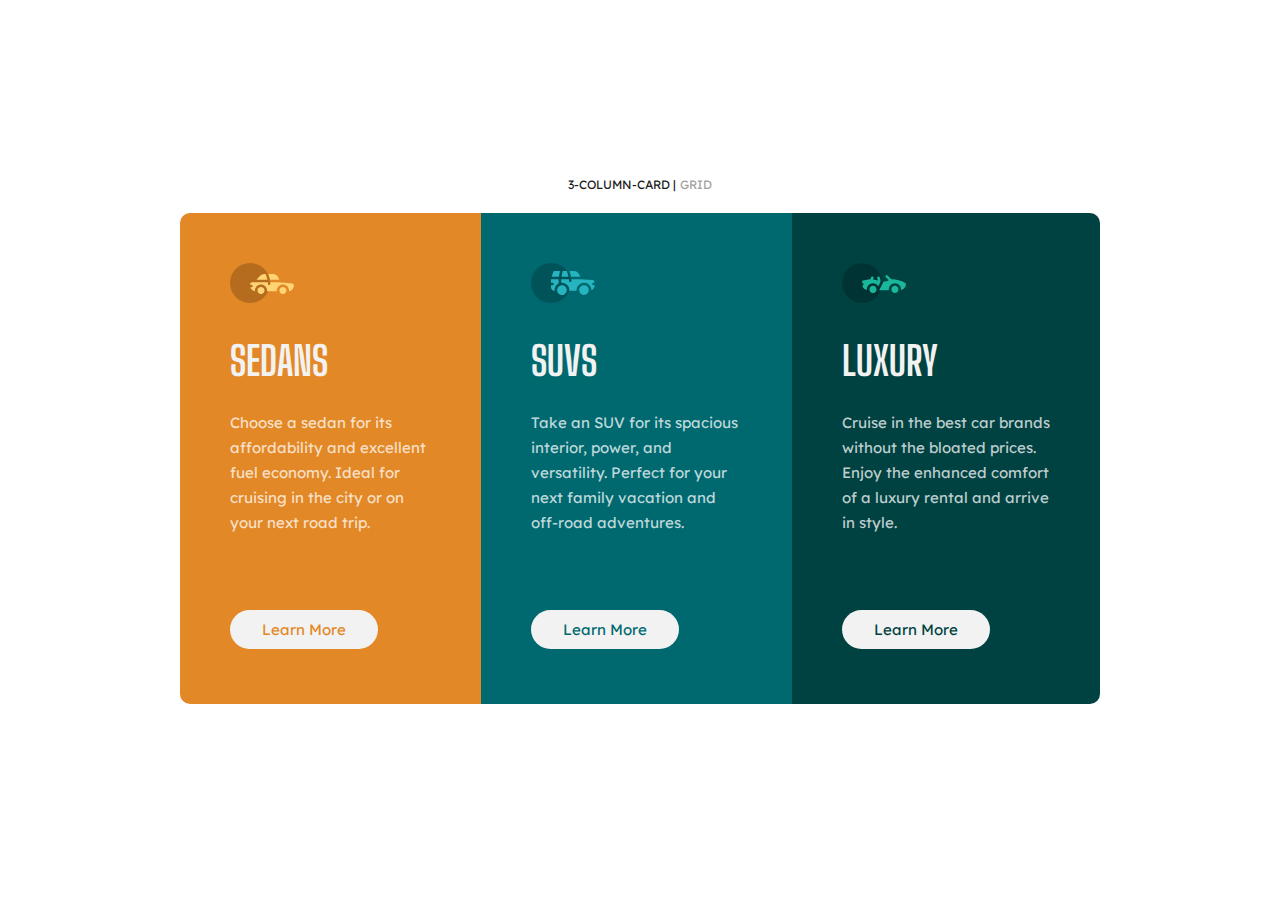
<file: index.html>
<!DOCTYPE html>
<html lang="en">
    <head>
        <meta charset="UTF-8">
        <meta http-equiv="X-UA-Compatible" content="IE=edge">
        <meta name="viewport" content="width=device-width, initial-scale=1.0">

        <link rel="stylesheet" href="index_style.css">
        <link rel="icon" href="./images/favicon-32x32.png">
        <title>3-column-card</title>
    </head>
    <body>

        <header>
            <a href="index.html" id="column_title">3-COLUMN-CARD |</a>
            <a href="grid.html" id="grid_title">GRID</a>
        </header>

        <main>
            <section id="sedans_card" class="cards">
                <img src="images/icon-sedans.svg" aria-hidden="true" alt="">
                <h1>Sedans</h1>
                <p>Choose a sedan for its affordability and excellent fuel economy. Ideal for cruising in the city or on your next road trip.</p>
                <a class="learn_more" href="#">Learn More</a>
            </section>

            <section id="suvs_card" class="cards">
                <img src="images/icon-suvs.svg" aria-hidden="true" alt="">
                <h1>SUVs</h1>
                <p>Take an SUV for its spacious interior, power, and versatility. Perfect for your next family vacation and off-road adventures.</p>
                <a class="learn_more" href="#">Learn More</a>
            </section>

            <section id="luxury_card" class="cards">
                <img src="images/icon-luxury.svg" aria-hidden="true" alt="">
                <h1>Luxury</h1>
                <p>Cruise in the best car brands without the bloated prices. Enjoy the enhanced comfort of a luxury rental and arrive in style.</p>
                <a class="learn_more" href="#">Learn More</a>
            </section>
        </main>
        
    </body>
</html>
</file>
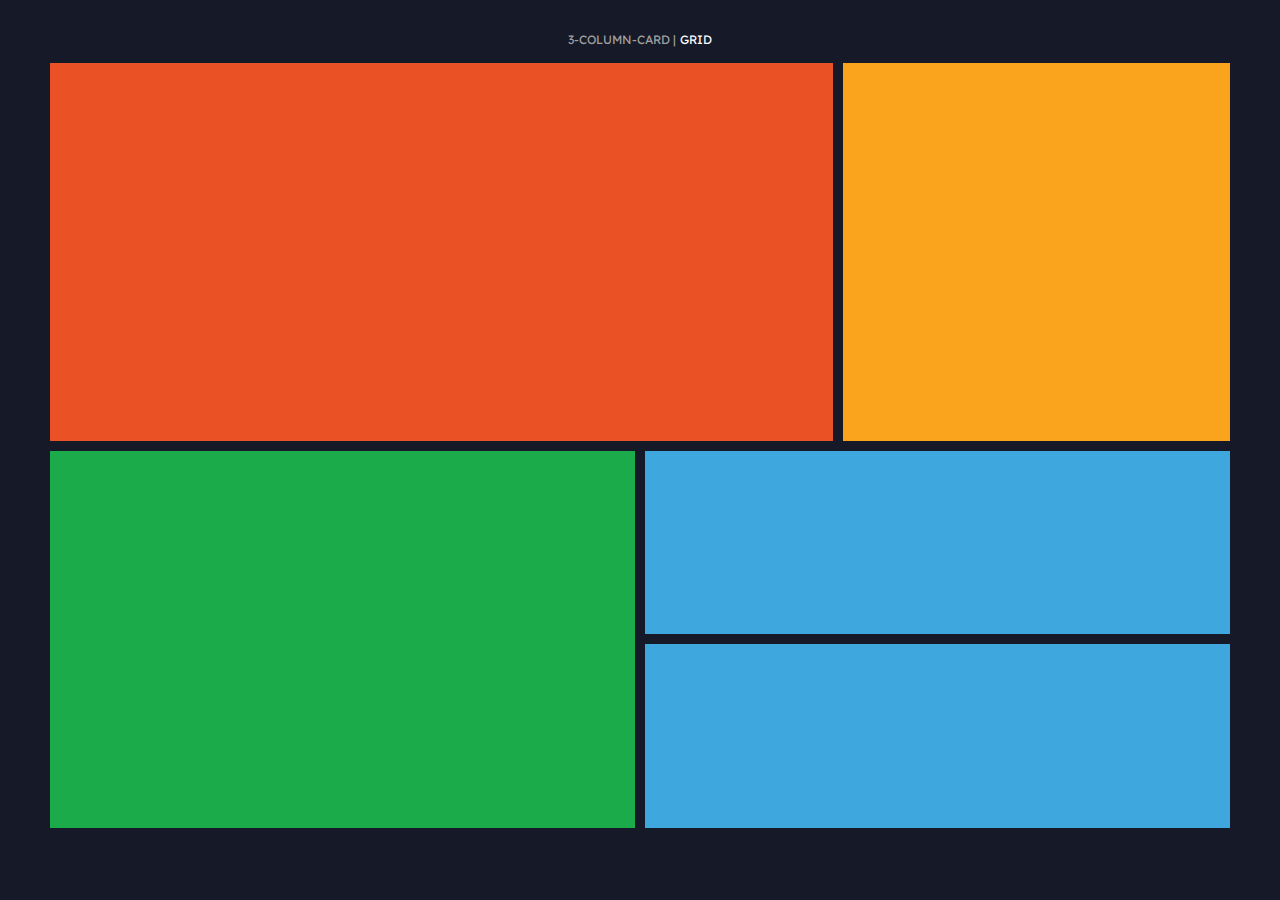
<file: grid.html>
<!DOCTYPE html>
<html lang="en">
    <head>
        <meta charset="UTF-8">
        <meta http-equiv="X-UA-Compatible" content="IE=edge">
        <meta name="viewport" content="width=device-width, initial-scale=1.0">

        <link rel="stylesheet" href="grid_style.css">
        <link rel="icon" href="./images/favicon-32x32.png">
        <title>Grid</title>
        
    </head>
    <body>
        <header>
            <a href="index.html" id="column_title">3-COLUMN-CARD |</a>
            <a href="grid.html" id="grid_title">GRID</a>
        </header>

        <main>
            <article>
                <div id="item_1" class="grid_items"></div>
                <div id="item_2" class="grid_items"></div>
                <div id="item_3" class="grid_items"></div>
                <div id="item_4" class="grid_items"></div>
                <div id="item_5" class="grid_items"></div>
            </article>
        </main>

        <footer></footer>
        
    </body>
</html>
</file>
<file: index_style.css>
@import url('https://fonts.googleapis.com/css2?family=Lexend+Deca&display=swap');
@import url('https://fonts.googleapis.com/css2?family=Big+Shoulders+Display:wght@700&display=swap');

* {
    box-sizing: border-box;
    margin: 0;
    padding: 0;
}

body {
    display: flex;
    flex-direction: column;
    justify-content: center;
    align-items: center;
    font-size: 15px;
    color: hsl(0, 0%, 95%);
    min-height: 100vh;
}


#grid_title {
    font-weight: normal;
    color: #a1a1a1;
}



header a {
    text-decoration: unset;
    font-family: "Lexend Deca";
    font-size: 12px;
    color: #1a1a1a;
}

header a:hover {
    text-decoration: underline;
}

main {
    width: 87vw;
    max-width: 400px;
    margin: 20px 0;
}

.cards {
    padding: 50px 50px 65px 50px;
}

section img {
    margin-bottom: 30px;
}

section h1 {
    margin-bottom: 25px;
    font-size: 40px;
    font-family: "Big Shoulders Display";
    font-weight: 700;
    text-transform: uppercase;
    color: hsl(0, 0%, 95%);
}

p {
    margin-bottom: 50px;
    line-height: 25px;
    font-family: "Lexend Deca";
    font-weight: 400;
    color: hsla(0, 0%, 100%, 0.75);
}

.learn_more {
    background-color: hsl(0, 0%, 95%);
    padding: 10px 32px;
    text-decoration: none;
    font-family: "Lexend Deca";
    font-weight: 400;
    border-radius: 35px;
    transition: .2s ease-out;
}

.learn_more:hover {
    background-color: initial;
    color: #fff !important;
    border: 2px solid #fff;
}

#sedans_card {
    background-color: hsl(31, 77%, 52%);
    border-radius: 10px 10px 0 0;
}

#sedans_card .learn_more {
    color: hsl(31, 77%, 52%);
}

#suvs_card {
    background-color: hsl(184, 100%, 22%);
}

#suvs_card .learn_more {
    color: hsl(184, 100%, 22%);
}

#luxury_card {
    background-color: hsl(179, 100%, 13%);
    border-radius: 0 0 10px 10px;
}

#luxury_card .learn_more {
    color: hsl(179, 100%, 13%);
}


@media only screen and (min-width: 1440px) {
    main {
        width: 100%;
        max-width: 920px;
        display: flex;
    }

    p {
        margin-bottom: 85px;
    }

    #sedans_card {
        border-radius: 10px 0 0 10px;
    }

    #luxury_card {
        border-radius: 0 10px 10px 0;
    }

}

@media only screen and (min-width: 1000px) {
    main {
        width: 100%;
        max-width: 920px;
        display: flex;
    }

    p {
        margin-bottom: 85px;
    }

    #sedans_card {
        border-radius: 10px 0 0 10px;
    }

    #luxury_card {
        border-radius: 0 10px 10px 0;
    }

}
</file>
<file: grid_style.css>
@import url('https://fonts.googleapis.com/css2?family=Lexend+Deca&display=swap');

* {
    box-sizing: border-box;
    text-decoration: none;
    margin: 0;
    padding: 0;
}


body {
    margin: 30px 50px;
    background-color: #161a28;
}

header {
    margin-bottom: 15px;
    text-align: center;
}

#column_title {
    font-weight: normal;
    color: #a1a1a1;
}

header a {
    text-decoration: unset;
    font-family: "Lexend Deca";
    font-size: 12px;
    color: #fff;
}

header a:hover {
    text-decoration: underline;
}

article {
    display: grid;
    grid-template-areas: 
    'item1 item1 item1 item1 item2 item2'
    'item1 item1 item1 item1 item2 item2'
    'item3 item3 item3 item4 item4 item4'
    'item3 item3 item3 item5 item5 item5';
    gap: 10px;
    width: 100%;
    height: 85vh;
}

#item_1 {
    grid-area: item1;
    background-color: #ea5225;
}

#item_2 {
    grid-area: item2;
    background-color: #faa31d;
}

#item_3 {
    grid-area: item3;
    background-color: #1cab4b;
}

#item_4 {
    grid-area: item4;
    background-color: #3ea8de;
}

#item_5 {
    grid-area: item5;
    background-color: #3ea8de;
}


#page {
  display: grid;
  width: 100%;
  height: 250px;
  grid-template-areas: "head head"
                       "nav  main"
                       "nav  foot";
  grid-template-rows: 50px 1fr 30px;
  grid-template-columns: 150px 1fr;
}
</file>
